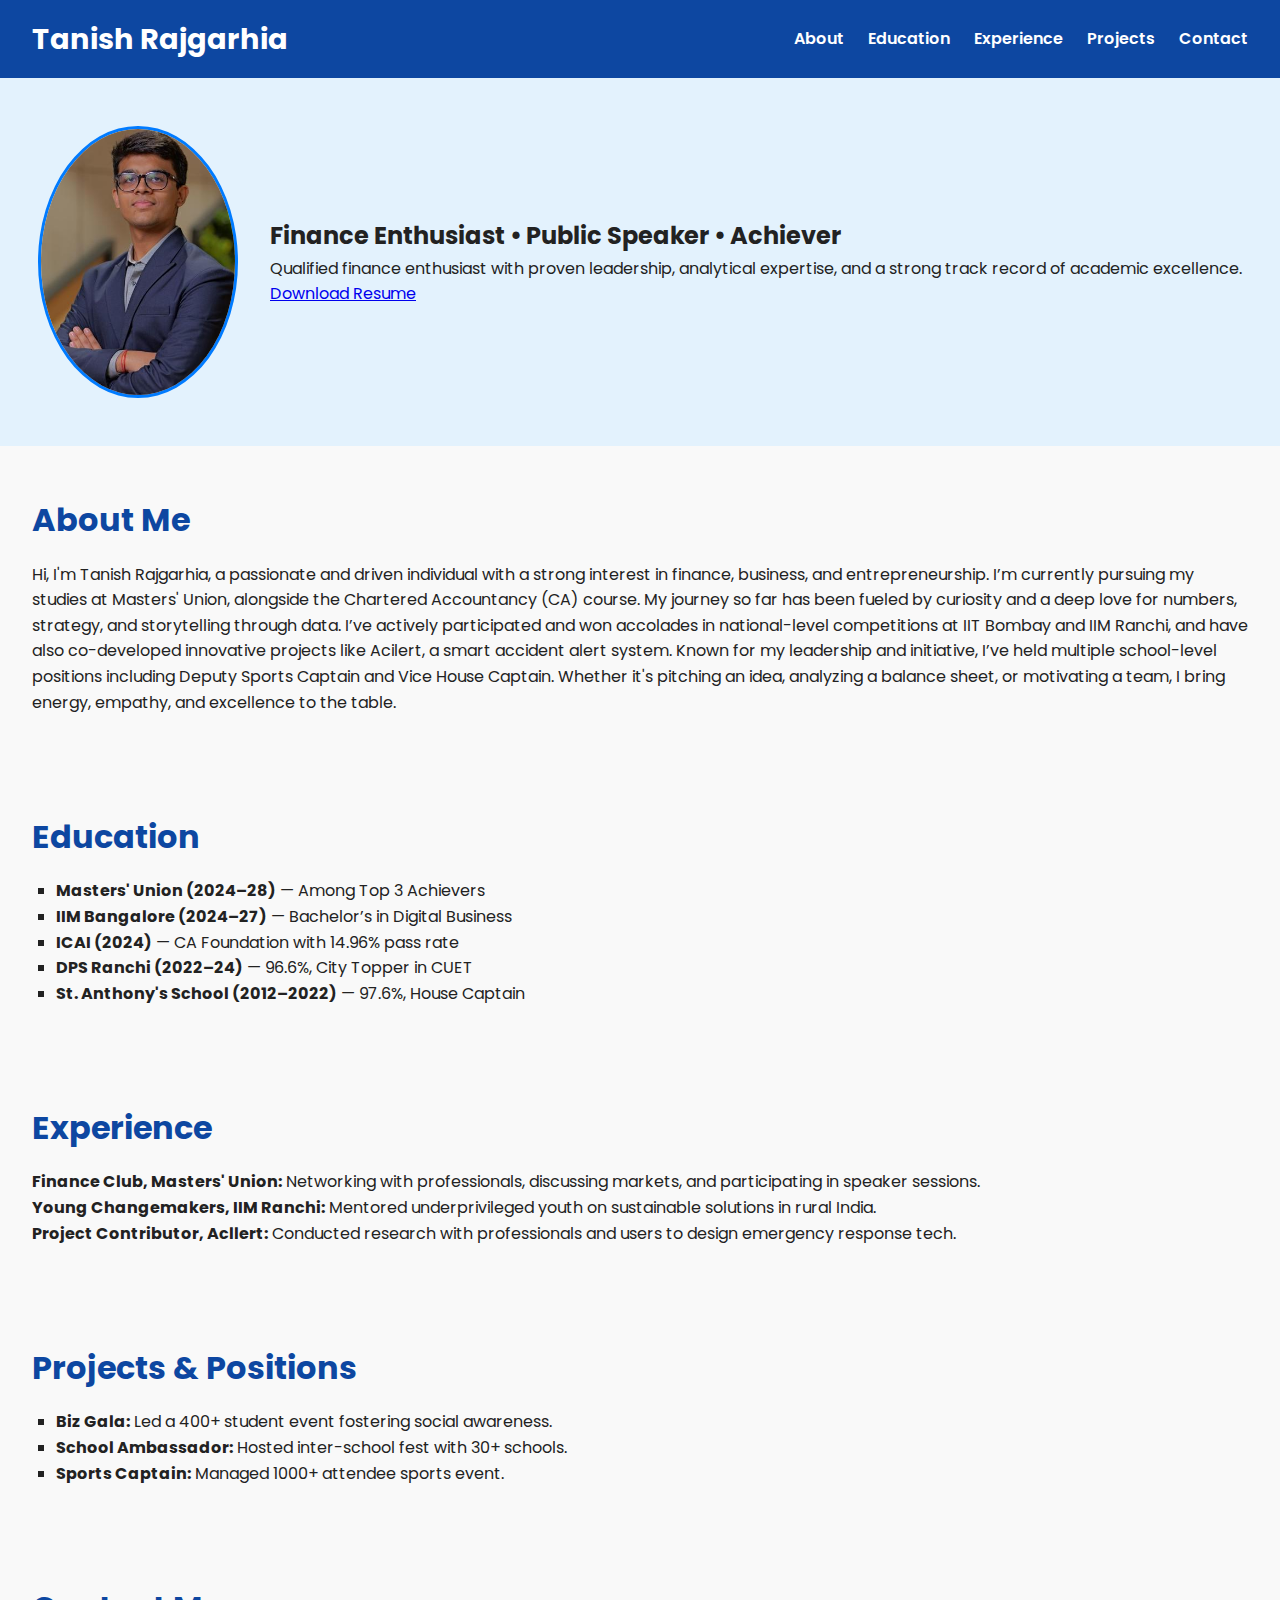
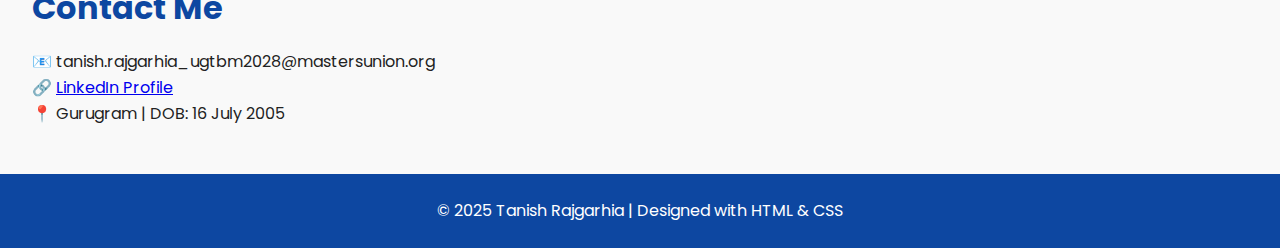
<file: index.html>
<!DOCTYPE html>
<html lang="en">
<head>
  <meta charset="UTF-8" />
  <meta name="viewport" content="width=device-width, initial-scale=1.0"/>
  <title>Tanish Rajgarhia</title>
  <link rel="stylesheet" href="style.css"/>
  <link href="https://fonts.googleapis.com/css2?family=Poppins:wght@400;600;700&display=swap" rel="stylesheet">
</head>
<body>
  <header>
    <nav>
      <h1>Tanish Rajgarhia</h1>
      <ul>
        <li><a href="#about">About</a></li>
        <li><a href="#education">Education</a></li>
        <li><a href="#experience">Experience</a></li>
        <li><a href="#projects">Projects</a></li>
        <li><a href="#contact">Contact</a></li>
      </ul>
    </nav>
  </header>

<section class="hero">
  <img src="profile.jpg" alt="Tanish Rajgarhia" style="width: 200px; border-radius: 50%; border: 3px solid #007bff;" />
  <div>
    <h2>Finance Enthusiast • Public Speaker • Achiever</h2>
    <p>Qualified finance enthusiast with proven leadership, analytical expertise, and a strong track record of academic excellence.</p>
    <a href="Tanish_Rajgarhia_Resume (9).pdf" download>Download Resume</a>
  </div>
</section>


  <section id="about" class="section">
    <h2>About Me</h2>
    <p>Hi, I'm Tanish Rajgarhia, a passionate and driven individual with a strong interest in finance, business, and entrepreneurship. I’m currently pursuing my studies at Masters' Union, alongside the Chartered Accountancy (CA) course. My journey so far has been fueled by curiosity and a deep love for numbers, strategy, and storytelling through data. I’ve actively participated and won accolades in national-level competitions at IIT Bombay and IIM Ranchi, and have also co-developed innovative projects like Acilert, a smart accident alert system. Known for my leadership and initiative, I’ve held multiple school-level positions including Deputy Sports Captain and Vice House Captain. Whether it's pitching an idea, analyzing a balance sheet, or motivating a team, I bring energy, empathy, and excellence to the table.</p>
  </section>

  <section id="education" class="section">
    <h2>Education</h2>
    <ul>
      <li><strong>Masters' Union (2024–28)</strong> — Among Top 3 Achievers</li>
      <li><strong>IIM Bangalore (2024–27)</strong> — Bachelor’s in Digital Business</li>
      <li><strong>ICAI (2024)</strong> — CA Foundation with 14.96% pass rate</li>
      <li><strong>DPS Ranchi (2022–24)</strong> — 96.6%, City Topper in CUET</li>
      <li><strong>St. Anthony's School (2012–2022)</strong> — 97.6%, House Captain</li>
    </ul>
  </section>

  <section id="experience" class="section">
    <h2>Experience</h2>
    <p><strong>Finance Club, Masters' Union:</strong> Networking with professionals, discussing markets, and participating in speaker sessions.</p>
    <p><strong>Young Changemakers, IIM Ranchi:</strong> Mentored underprivileged youth on sustainable solutions in rural India.</p>
    <p><strong>Project Contributor, Acllert:</strong> Conducted research with professionals and users to design emergency response tech.</p>
  </section>

  <section id="projects" class="section">
    <h2>Projects & Positions</h2>
    <ul>
      <li><strong>Biz Gala:</strong> Led a 400+ student event fostering social awareness.</li>
      <li><strong>School Ambassador:</strong> Hosted inter-school fest with 30+ schools.</li>
      <li><strong>Sports Captain:</strong> Managed 1000+ attendee sports event.</li>
    </ul>
  </section>

  <section id="contact" class="section">
    <h2>Contact Me</h2>
    <p>📧 tanish.rajgarhia_ugtbm2028@mastersunion.org</p>
    <p>🔗 <a href="https://www.linkedin.com/in/tanish-rajgarhia" target="_blank">LinkedIn Profile</a></p>
    <p>📍 Gurugram | DOB: 16 July 2005</p>
  </section>

  <footer>
    <p>© 2025 Tanish Rajgarhia | Designed with HTML & CSS</p>
  </footer>
</body>
</html>
</file>
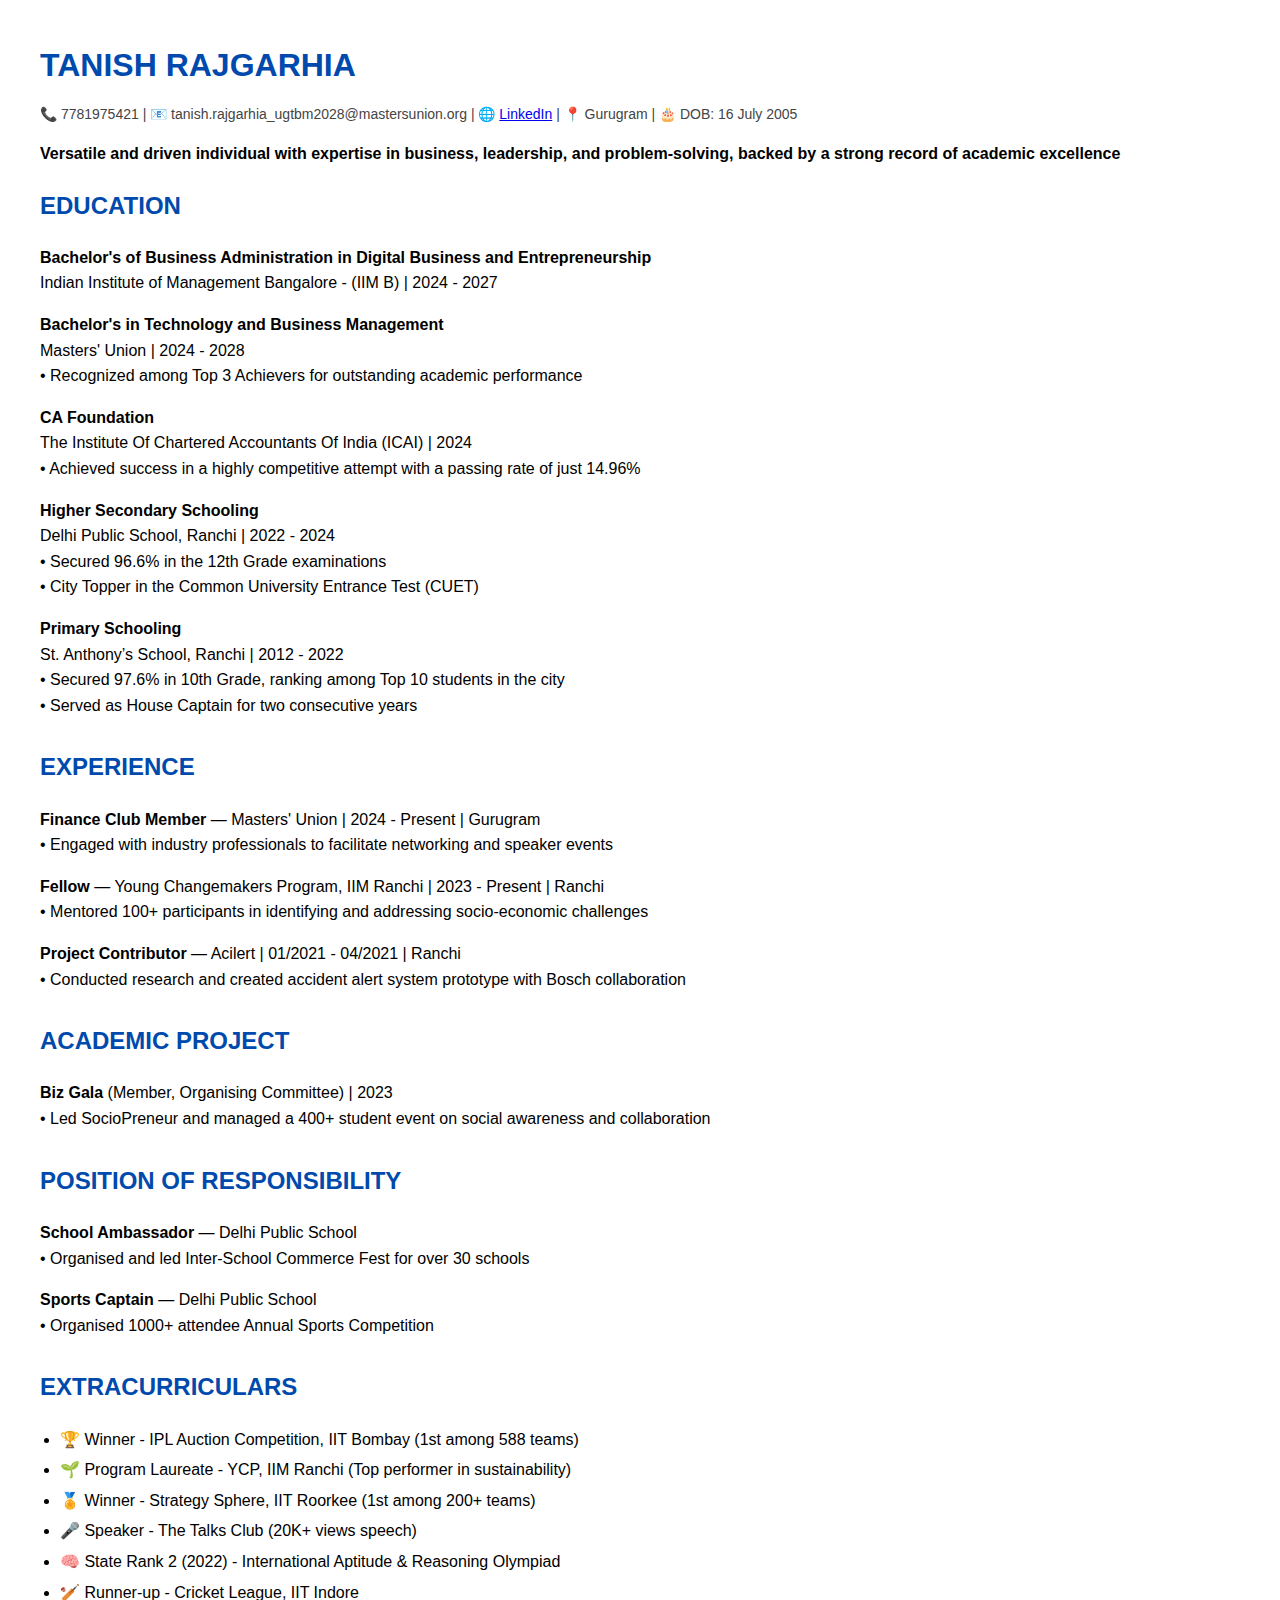
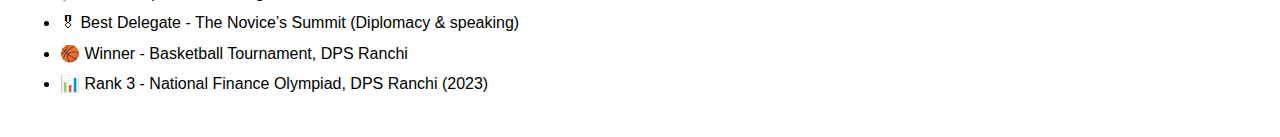
<file: resume.html>
<!DOCTYPE html>
<html lang="en">
<head>
    <meta charset="UTF-8">
    <title>Tanish Rajgarhia - Resume</title>
    <style>
        body {
            font-family: Arial, sans-serif;
            margin: 40px;
            background: #fff;
            color: #000;
            line-height: 1.6;
        }
        h1, h2, h3 {
            color: #004aad;
        }
        section {
            margin-bottom: 30px;
        }
        .title {
            font-size: 24px;
            font-weight: bold;
        }
        .subtitle {
            font-size: 18px;
            font-weight: bold;
            color: #333;
        }
        ul {
            padding-left: 20px;
        }
        li {
            margin-bottom: 5px;
        }
        .contact {
            margin-top: -10px;
            font-size: 14px;
            color: #444;
        }
    </style>
</head>
<body>
    <h1>TANISH RAJGARHIA</h1>
    <p class="contact">📞 7781975421 | 📧 tanish.rajgarhia_ugtbm2028@mastersunion.org | 🌐 <a href="https://www.linkedin.com/in/tanish-rajgarhia">LinkedIn</a> | 📍 Gurugram | 🎂 DOB: 16 July 2005</p>
    <p><strong>Versatile and driven individual with expertise in business, leadership, and problem-solving, backed by a strong record of academic excellence</strong></p>
    
    <section>
        <h2>EDUCATION</h2>
        <p><strong>Bachelor's of Business Administration in Digital Business and Entrepreneurship</strong><br>
        Indian Institute of Management Bangalore - (IIM B) | 2024 - 2027</p>

        <p><strong>Bachelor's in Technology and Business Management</strong><br>
        Masters' Union | 2024 - 2028<br>
        • Recognized among Top 3 Achievers for outstanding academic performance</p>

        <p><strong>CA Foundation</strong><br>
        The Institute Of Chartered Accountants Of India (ICAI) | 2024<br>
        • Achieved success in a highly competitive attempt with a passing rate of just 14.96%</p>

        <p><strong>Higher Secondary Schooling</strong><br>
        Delhi Public School, Ranchi | 2022 - 2024<br>
        • Secured 96.6% in the 12th Grade examinations<br>
        • City Topper in the Common University Entrance Test (CUET)</p>

        <p><strong>Primary Schooling</strong><br>
        St. Anthony’s School, Ranchi | 2012 - 2022<br>
        • Secured 97.6% in 10th Grade, ranking among Top 10 students in the city<br>
        • Served as House Captain for two consecutive years</p>
    </section>

    <section>
        <h2>EXPERIENCE</h2>
        <p><strong>Finance Club Member</strong> — Masters' Union | 2024 - Present | Gurugram<br>
        • Engaged with industry professionals to facilitate networking and speaker events</p>

        <p><strong>Fellow</strong> — Young Changemakers Program, IIM Ranchi | 2023 - Present | Ranchi<br>
        • Mentored 100+ participants in identifying and addressing socio-economic challenges</p>

        <p><strong>Project Contributor</strong> — Acilert | 01/2021 - 04/2021 | Ranchi<br>
        • Conducted research and created accident alert system prototype with Bosch collaboration</p>
    </section>

    <section>
        <h2>ACADEMIC PROJECT</h2>
        <p><strong>Biz Gala</strong> (Member, Organising Committee) | 2023<br>
        • Led SocioPreneur and managed a 400+ student event on social awareness and collaboration</p>
    </section>

    <section>
        <h2>POSITION OF RESPONSIBILITY</h2>
        <p><strong>School Ambassador</strong> — Delhi Public School<br>
        • Organised and led Inter-School Commerce Fest for over 30 schools</p>

        <p><strong>Sports Captain</strong> — Delhi Public School<br>
        • Organised 1000+ attendee Annual Sports Competition</p>
    </section>

    <section>
        <h2>EXTRACURRICULARS</h2>
        <ul>
            <li>🏆 Winner - IPL Auction Competition, IIT Bombay (1st among 588 teams)</li>
            <li>🌱 Program Laureate - YCP, IIM Ranchi (Top performer in sustainability)</li>
            <li>🏅 Winner - Strategy Sphere, IIT Roorkee (1st among 200+ teams)</li>
            <li>🎤 Speaker - The Talks Club (20K+ views speech)</li>
            <li>🧠 State Rank 2 (2022) - International Aptitude & Reasoning Olympiad</li>
            <li>🏏 Runner-up - Cricket League, IIT Indore</li>
            <li>🎖 Best Delegate - The Novice’s Summit (Diplomacy & speaking)</li>
            <li>🏀 Winner - Basketball Tournament, DPS Ranchi</li>
            <li>📊 Rank 3 - National Finance Olympiad, DPS Ranchi (2023)</li>
        </ul>
    </section>
</body>
</html>
</file>
<file: style.css>
* {
  margin: 0;
  padding: 0;
  box-sizing: border-box;
}
body {
  font-family: 'Poppins', sans-serif;
  background-color: #f9f9f9;
  color: #222;
  line-height: 1.6;
}
header {
  background-color: #0d47a1;
  color: white;
  padding: 1rem 2rem;
}
nav {
  display: flex;
  justify-content: space-between;
  align-items: center;
}
nav h1 {
  font-size: 1.8rem;
}
nav ul {
  list-style: none;
  display: flex;
  gap: 1.5rem;
}
nav a {
  color: white;
  text-decoration: none;
  font-weight: 600;
}
.hero {
  display: flex;
  align-items: center;
  justify-content: center;
  padding: 3rem 2rem;
  background-color: #e3f2fd;
  gap: 2rem;
}
.hero img {
  width: 250px;
  border-radius: 10px;
}
.hero .btn {
  display: inline-block;
  margin-top: 1rem;
  padding: 0.6rem 1.2rem;
  background-color: #0d47a1;
  color: white;
  text-decoration: none;
  border-radius: 5px;
  font-weight: bold;
}
.section {
  padding: 3rem 2rem;
}
.section h2 {
  font-size: 2rem;
  margin-bottom: 1rem;
  color: #0d47a1;
}
.section ul {
  list-style-type: square;
  margin-left: 1.5rem;
}
footer {
  text-align: center;
  padding: 1.5rem;
  background-color: #0d47a1;
  color: white;
}
</file>
